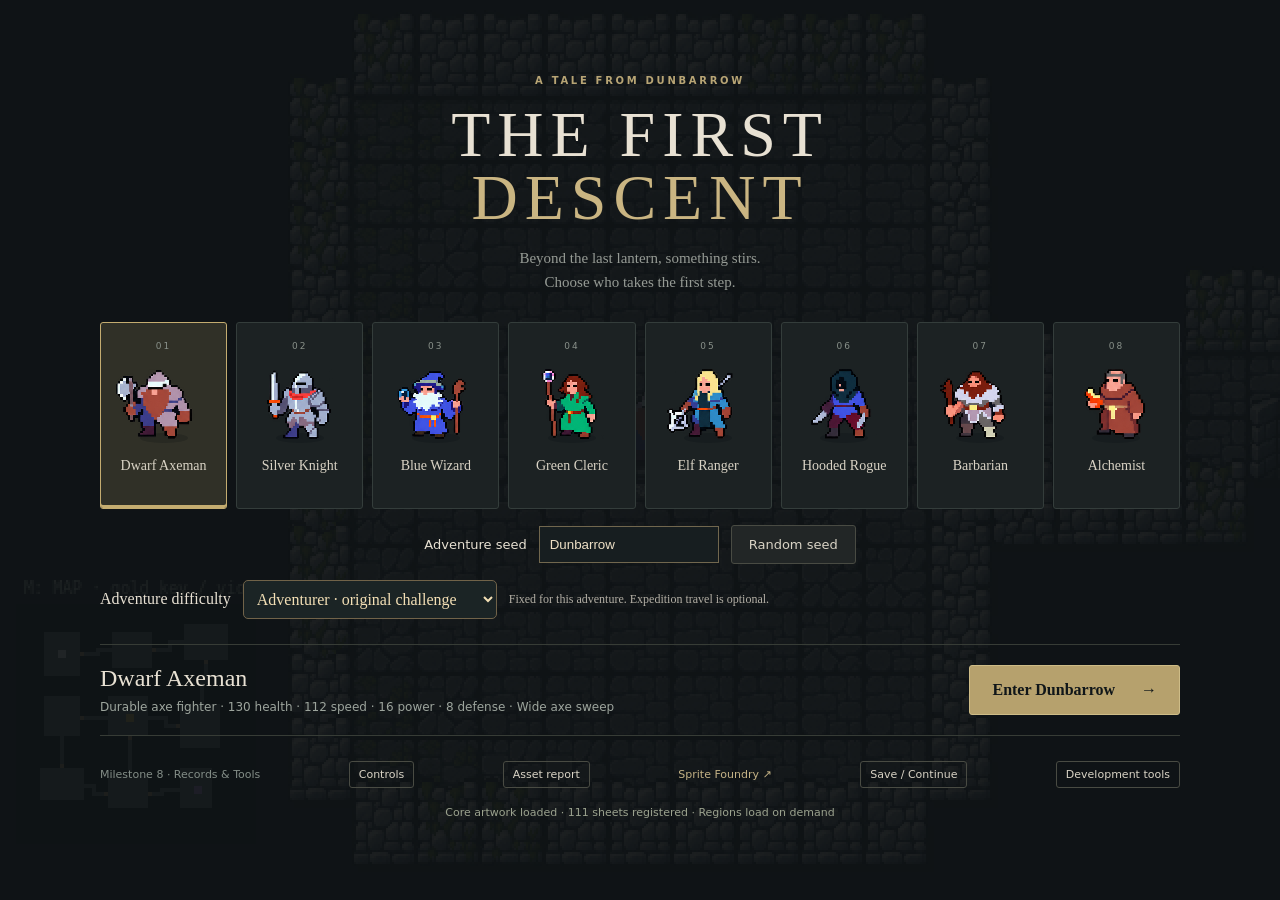
<file: index.html>
<!doctype html>
<html lang="en"><head><meta charset="UTF-8"><meta name="viewport" content="width=device-width,initial-scale=1"><meta name="theme-color" content="#111316"><title>The First Descent</title><link rel="stylesheet" href="style.css?v=8.0.0"></head>
<body>
<canvas id="game" aria-label="Seeded dungeon. Move with WASD or arrow keys." tabindex="0"></canvas>
<div id="hud" hidden><div class="vitals"><span class="eyebrow">THE FIRST DESCENT · THE BLACK STAIR · BUILD 8</span><h2 id="heroName"></h2><div class="health"><span></span></div><div class="statline"><span id="healthText"></span><span id="xpText">LEVEL 1 · 0 XP</span></div><p id="supplies">Gold 0 · Potions 2 · Press 1 to heal</p><div class="xp"><span id="xpFill"></span></div></div><div class="location"><span class="eyebrow">DUNBARROW / THE DESCENT</span><p id="questObjective"></p><p id="combatStatus">Find the key, clear the dungeon, reach the exit.</p><button id="encounter">Interact · E</button><button id="potionButton">Heal · 1</button><button id="inventoryButton">Inventory · I</button><button id="characterButton">Character · C</button><button id="journalButton">Journal · J</button><button id="pauseButton">Pause · Esc</button></div><div class="keybar">WASD / ARROWS <b>Move</b> <span>·</span> MOUSE <b>Aim / Attack</b> <span>·</span> E <b>Interact</b> <span>·</span> M <b>Map</b> <span>·</span> SPACE <b>Dodge</b> <span>·</span> F3 <b>Debug</b> <span>·</span> ESC <b>Pause</b></div></div>
<main id="selection" class="screen"><div class="menu"><header><span class="eyebrow">A TALE FROM DUNBARROW</span><h1>THE FIRST<br><em>DESCENT</em></h1><p class="intro">Beyond the last lantern, something stirs.<br>Choose who takes the first step.</p></header><div id="characters" class="characters" aria-label="Select an adventurer"></div><div class="seed-options"><label for="seed">Adventure seed</label><input id="seed" value="Dunbarrow" maxlength="48"><button id="newSeed">Random seed</button></div><div class="difficulty-options"><label for="difficulty">Adventure difficulty</label><select id="difficulty"><option value="explorer">Explorer · gentler combat</option><option value="adventurer" selected>Adventurer · original challenge</option><option value="veteran">Veteran · stronger squads</option><option value="nightmare">Nightmare · relentless wilderness</option></select><p>Fixed for this adventure. Expedition travel is optional.</p></div><div class="selection-footer"><div><h2 id="chosenName">Loading adventurers…</h2><p id="chosenStats">Preparing the supplied artwork.</p></div><button id="begin" class="primary" disabled>Enter Dunbarrow <span>→</span></button></div><footer><span>Milestone 8 · Records & Tools</span><button id="helpButton">Controls</button><button id="assetsButton">Asset report</button><a href="../index.html">Sprite Foundry ↗</a></footer><p id="loading" role="status">Loading sheets…</p></div></main>
<section id="pause" class="screen" hidden><div class="modal"><span class="eyebrow">A MOMENT OF RESPITE</span><h2>Paused</h2><p>Aim with the mouse, hold left click to attack, and press Space to dodge. Enemy attacks show an amber warning before striking.</p><button id="resume" class="primary">Return to the adventure</button><button id="reset">Reset position</button><button id="change">Choose another adventurer</button><a href="../index.html">Open Sprite Foundry</a></div></section>
<section id="result" class="screen" hidden><div class="modal"><span class="eyebrow">THE DUNGEON CLAIMS ANOTHER</span><h2>You have fallen</h2><p id="resultSummary"></p><button id="retry" class="primary">Try again</button><button id="resultChange">Choose another adventurer</button></div></section><dialog id="info"><button id="closeInfo" class="close">Close ×</button><div id="infoBody"></div></dialog>
<section id="complete" class="screen" hidden><div class="modal"><span class="eyebrow">THE HEART IS QUIET</span><h2>Dunbarrow endures</h2><div id="completeSummary"></div><button id="nextDungeon" class="primary">Begin another adventure</button><button id="completeMenu">Choose adventurer / seed</button></div></section><dialog id="gear"></dialog><dialog id="story"></dialog><div id="debugSpeed" hidden></div><div id="toast" role="status" hidden></div><pre id="debug" hidden></pre><div id="fatal" hidden role="alert"></div>
<script type="module" src="src/main.js?v=8.0.0"></script></body></html>
</file>
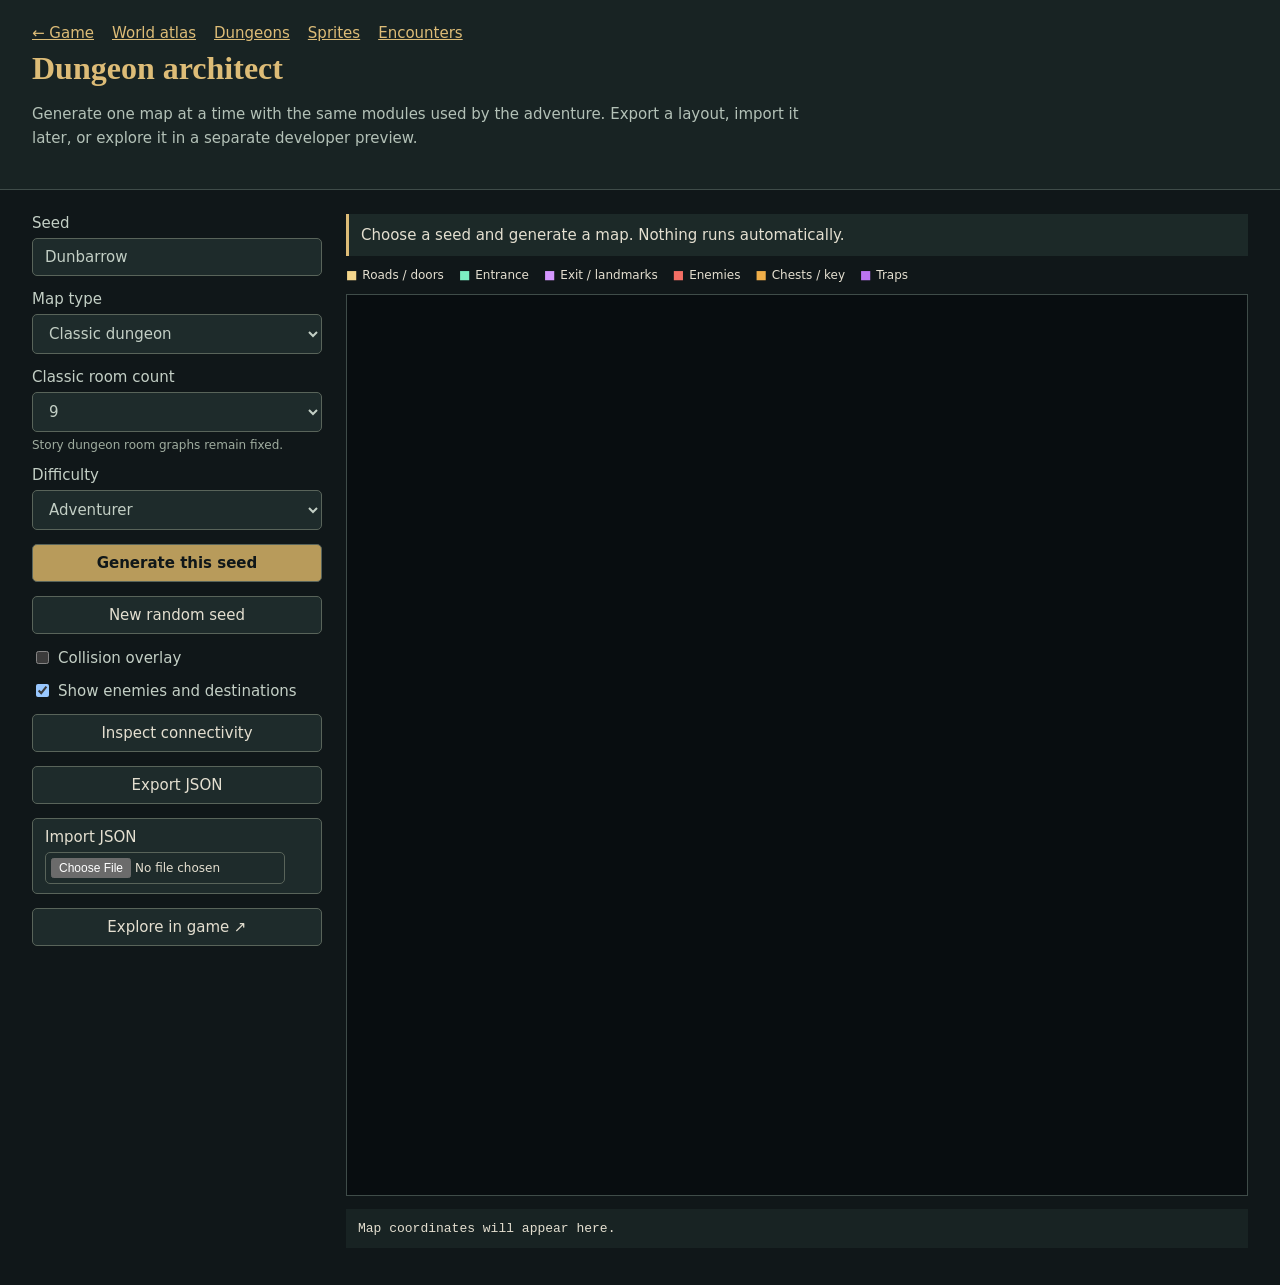
<file: tools/dungeon.html>
<!doctype html>
<html lang="en"><head><meta charset="utf-8"><meta name="viewport" content="width=device-width,initial-scale=1"><title>The First Descent · Tools</title><link rel="stylesheet" href="tools.css?v=8.0.0"></head><body data-tool="dungeon"><p>Loading development tool…</p><script type="module" src="maps.js?v=8.0.0"></script></body></html>
</file>
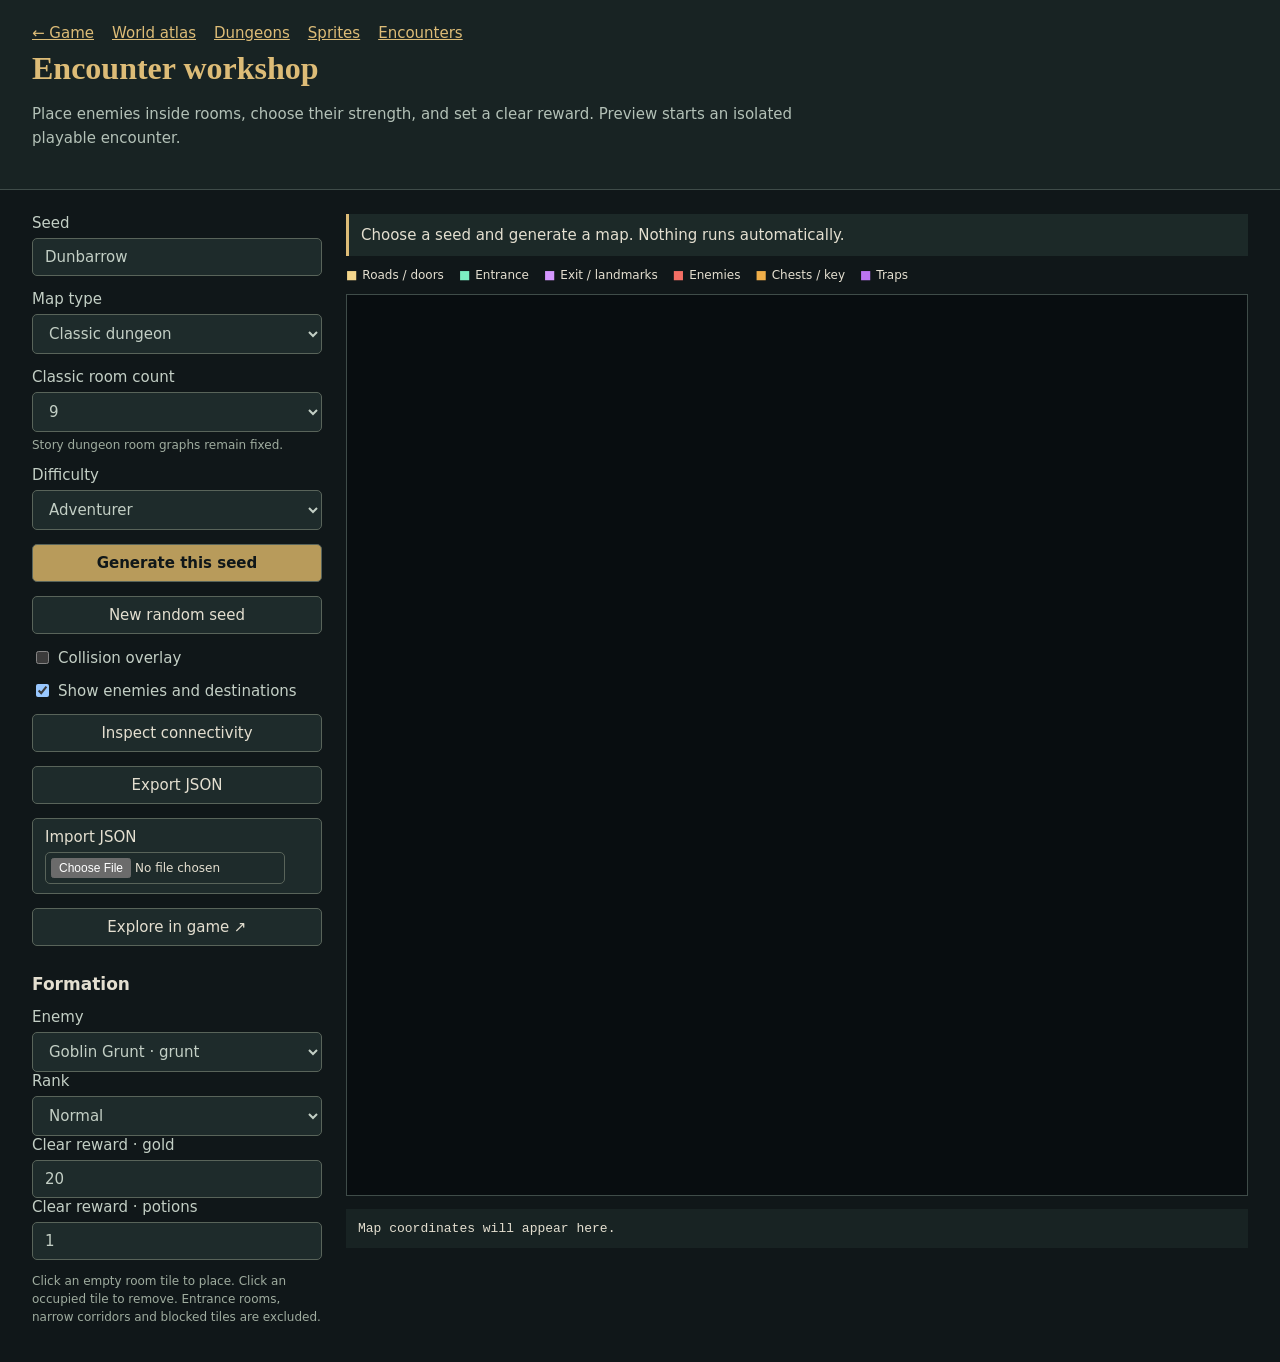
<file: tools/encounters.html>
<!doctype html>
<html lang="en"><head><meta charset="utf-8"><meta name="viewport" content="width=device-width,initial-scale=1"><title>The First Descent · Tools</title><link rel="stylesheet" href="tools.css?v=8.0.0"></head><body data-tool="encounters"><p>Loading development tool…</p><script type="module" src="maps.js?v=8.0.0"></script></body></html>
</file>
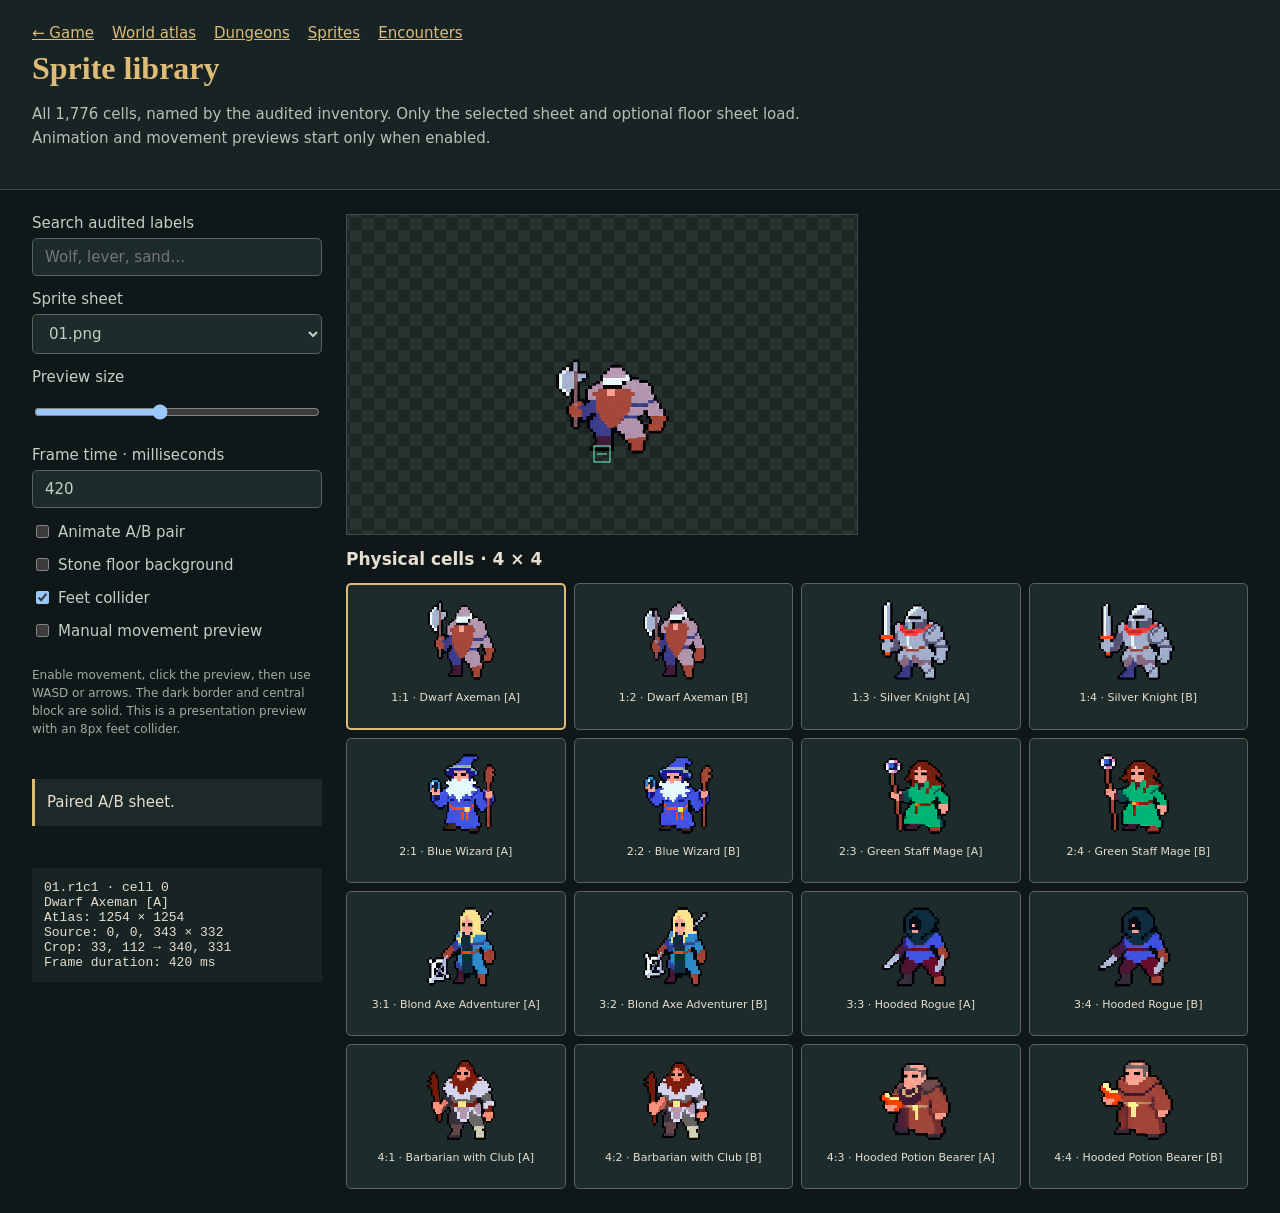
<file: tools/sprites.html>
<!doctype html>
<html lang="en"><head><meta charset="utf-8"><meta name="viewport" content="width=device-width,initial-scale=1"><title>The First Descent · Tools</title><link rel="stylesheet" href="tools.css?v=8.0.0"></head><body data-tool="sprites"><p>Loading development tool…</p><script type="module" src="sprites.js?v=8.0.0"></script></body></html>
</file>
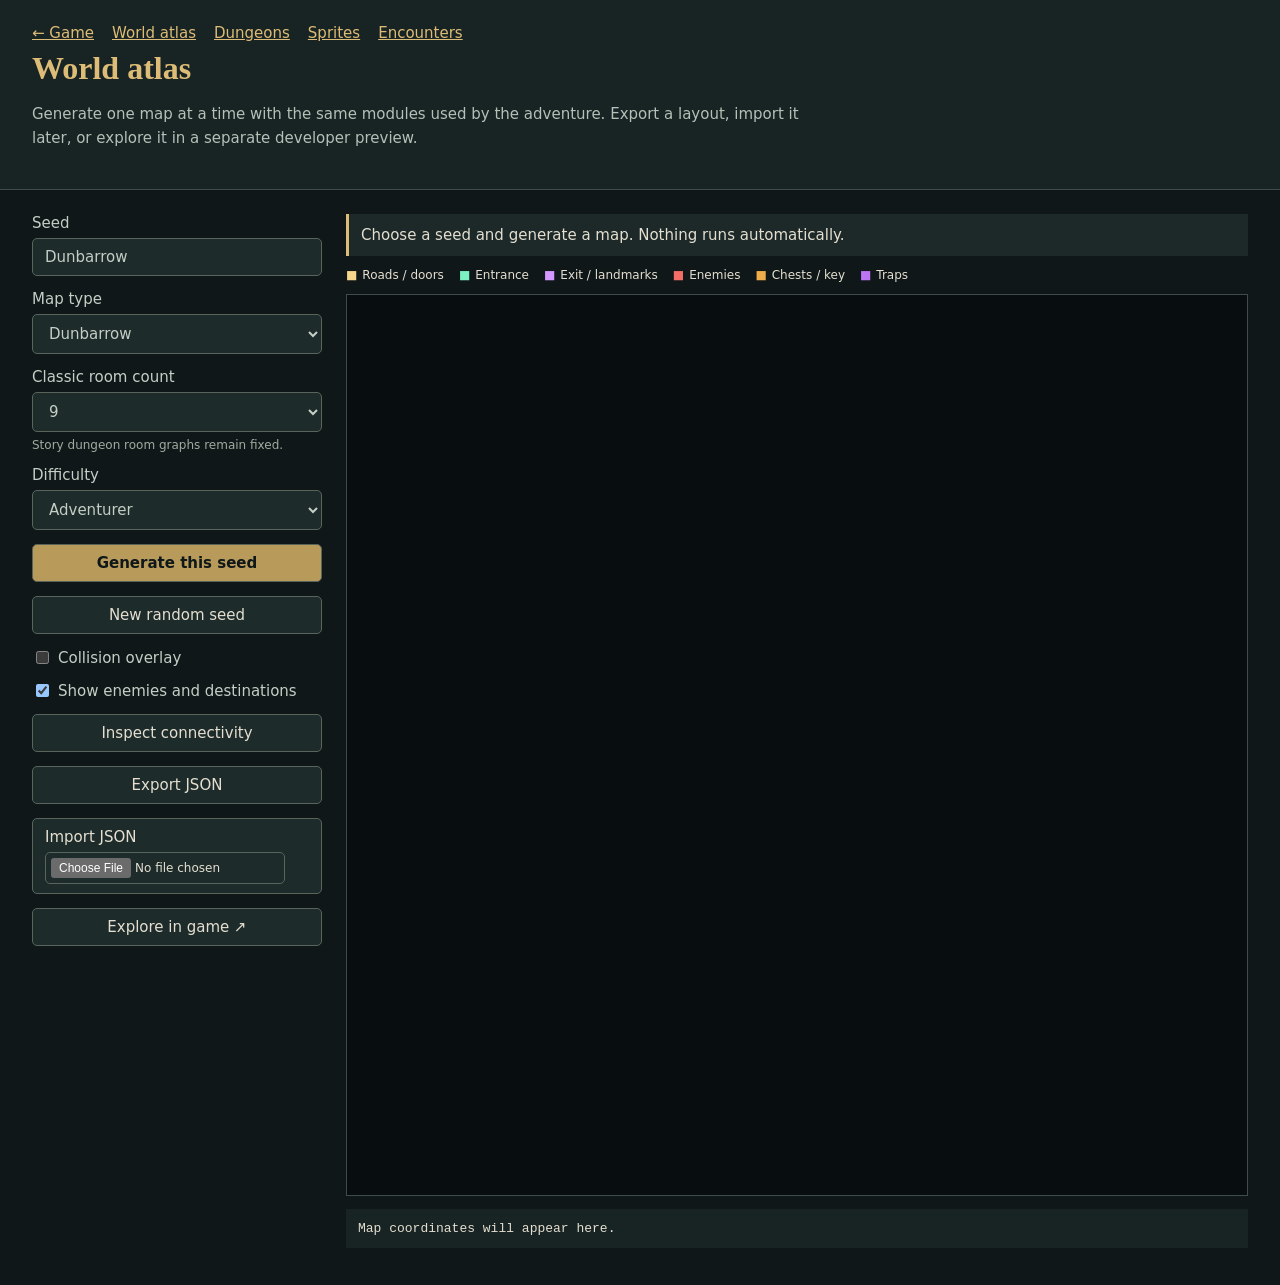
<file: tools/world.html>
<!doctype html>
<html lang="en"><head><meta charset="utf-8"><meta name="viewport" content="width=device-width,initial-scale=1"><title>The First Descent · Tools</title><link rel="stylesheet" href="tools.css?v=8.0.0"></head><body data-tool="world"><p>Loading development tool…</p><script type="module" src="maps.js?v=8.0.0"></script></body></html>
</file>
<file: style.css>
@import url('data:text/css,');
:root{color-scheme:dark;font-family:Georgia,'Times New Roman',serif;color:#e8e1d3;background:#101316}*{box-sizing:border-box}body{margin:0;overflow:hidden}button,a{font:inherit}button{cursor:pointer;color:#d9d3c5;background:#222626;border:1px solid #494b43;border-radius:3px;padding:11px 17px}button:hover,button:focus-visible,a:focus-visible{border-color:#d1b875;outline:2px solid #b6a273;outline-offset:3px}button:disabled{opacity:.4;cursor:wait}a{color:#c5b386;text-decoration:none}canvas{image-rendering:pixelated}#game{position:fixed;width:100%;height:100%;inset:0;outline:none}.screen{position:fixed;inset:0;background:#101416ed;display:flex;align-items:center;justify-content:center;overflow:auto;padding:24px}[hidden]{display:none!important}.menu{width:min(1080px,100%);margin:auto}header{text-align:center}.eyebrow{font:10px/1.5 system-ui,sans-serif;font-weight:700;letter-spacing:2.7px;color:#b8a575}h1{font-weight:400;font-size:clamp(36px,5vw,66px);line-height:.98;letter-spacing:7px;margin:16px 0}h1 em{font-style:normal;color:#cab582}.intro{font-size:15px;line-height:1.55;color:#969b95;margin:18px 0 28px}.characters{display:grid;grid-template-columns:repeat(8,1fr);gap:9px}.character{min-width:0;text-align:center;padding:12px 4px 16px;background:#1c2223;border:1px solid #343d3b;position:relative}.character.selected{border-color:#c4ac70;background:#303027;box-shadow:inset 0 -3px #c4ac70}.character canvas{width:96px;max-width:100%;height:auto;display:block;margin:auto}.character .name{font-size:14px;display:block;min-height:34px;margin-top:9px}.character .number{font:9px system-ui;color:#89918a;letter-spacing:2px}.selection-footer{display:flex;align-items:center;justify-content:space-between;gap:20px;margin:25px 0;padding:20px 0;border-top:1px solid #373c36;border-bottom:1px solid #373c36}h2{font-weight:400;margin:0 0 8px;font-size:24px}.selection-footer p{font:12px system-ui;color:#9da59d;margin:0}.primary{background:#b6a16d;color:#101619;font-weight:bold;border-color:#cebc87;padding:15px 22px}.primary span{margin-left:22px}footer{display:flex;justify-content:space-between;align-items:center;gap:18px;font:11px system-ui;color:#838d87}footer button{font:11px system-ui;padding:6px 9px;background:transparent}#loading{text-align:center;font:11px system-ui;color:#9ba28e;margin-top:18px}.vitals,.location{position:fixed;top:22px;background:#10171bed;border:1px solid #41463c;padding:16px 20px;max-width:40vw}.vitals{left:22px;width:290px}.location{right:22px;text-align:right}.vitals h2{font-size:20px;margin-top:8px}.health{height:7px;background:#3d2425;margin:12px 0 8px}.health span{display:block;width:100%;height:100%;background:#b64e44}.statline{display:flex;justify-content:space-between;font:10px system-ui;color:#bcbba9}.location p{font-size:13px;color:#a8aea4}.location button{font:11px system-ui;padding:7px 12px}.keybar{position:fixed;bottom:18px;left:50%;transform:translateX(-50%);white-space:nowrap;background:#10171bea;border:1px solid #41463c;padding:13px 22px;font:10px system-ui;letter-spacing:1px;color:#b5a36d}.keybar b{font-weight:400;color:#c2c7bb;margin-left:5px}.keybar span{margin:0 15px;color:#57615a}.modal{width:420px;padding:34px;background:#171e20;border:1px solid #786d50}.modal h2{font-size:38px;margin-top:12px}.modal p{color:#a9b0a5;line-height:1.6}.modal button,.modal a{display:block;width:100%;margin-top:12px;text-align:center}.modal a{font-size:13px;margin-top:22px}dialog{width:min(850px,90vw);max-height:85vh;background:#192124;border:1px solid #71674e;color:#d9ded3;padding:28px}dialog::backdrop{background:#000b}.close{float:right}dialog h2{margin:10px 0 22px}dialog p,dialog li{font:14px/1.6 system-ui}table{border-collapse:collapse;width:100%;font:12px system-ui}td,th{padding:8px;border-bottom:1px solid #3b4545;text-align:left}#debug{position:fixed;left:20px;top:165px;background:#071014e8;padding:14px;color:#a7e4be;font:12px/1.6 monospace;pointer-events:none}#fatal{position:fixed;bottom:0;width:100%;background:#662e29;padding:18px;font:14px system-ui}@media(max-width:850px){.characters{grid-template-columns:repeat(4,1fr)}h1{font-size:38px}.intro{margin:12px 0}.character canvas{width:65px}.selection-footer{margin:14px 0;padding:14px 0}footer{flex-wrap:wrap}.location{max-width:45vw}.vitals{max-width:45vw}.screen{padding:16px}}@media(max-height:720px){h1{font-size:36px;margin:10px}.intro{margin:10px}.character canvas{width:70px}.selection-footer{margin:12px 0;padding:12px 0}}
.xp{height:3px;background:#1d353b;margin-top:9px}.xp span{display:block;height:100%;width:0;background:#81becb}#game{cursor:crosshair}.keybar{font-size:9px;padding:11px}#hud{pointer-events:none}#hud button{pointer-events:auto}.location{max-width:46vw}
.gear-stats{display:flex;gap:16px;flex-wrap:wrap;font:14px system-ui}.gear-layout{display:grid;grid-template-columns:1fr 1fr;gap:24px}#itemList{max-height:260px;overflow:auto}.gear-item{display:flex;width:100%;align-items:center;gap:12px;margin-bottom:6px;text-align:left}#slots button,#improvements button{margin:4px}#supplies{font:11px system-ui;color:#c4b886}#toast{position:fixed;bottom:75px;left:50%;transform:translateX(-50%);background:#283529;padding:16px;border:1px solid #b7b478;color:#f0e6b8;pointer-events:none}#gear .muted{color:#939d95}#itemDetails p{margin:8px 0}@media(max-width:650px){.gear-layout{grid-template-columns:1fr}}
#game{cursor:url("assets/aim-cursor.svg") 20 20,crosshair}#toast{z-index:10}#fatal{z-index:20}

.seed-options{display:flex;justify-content:center;align-items:center;gap:12px;margin:16px;font:13px system-ui}.seed-options input{background:#171e20;color:#eee0c6;border:1px solid #71674e;padding:10px;width:180px}
#story{max-width:640px;max-height:80vh;overflow:auto;color:#e9dec7;background:#162024;border:1px solid #977b51;padding:28px}#story button{display:block;margin:10px 0}#questObjective{color:#e9c67d;font-size:12px;max-width:360px}#debugSpeed{position:fixed;bottom:48px;right:18px;background:#432550;color:#ffe5a4;padding:10px;z-index:8;font:12px monospace}

#complete .modal{max-width:740px;max-height:90vh;overflow:auto;text-align:left}#completeSummary p{line-height:1.65}#completeSummary h2{color:#edcf91}.run-summary{display:grid;grid-template-columns:1fr 1fr;gap:8px 24px;padding:18px 0;border-top:1px solid #65583f}.run-summary dt{color:#b9b6ac}.run-summary dd{margin:0;color:#efdab0;overflow-wrap:anywhere}

.difficulty-options{margin:12px 0 18px;display:flex;gap:12px;align-items:center;flex-wrap:wrap}.difficulty-options select{background:#1b2425;color:#f3dfb5;border:1px solid #716349;border-radius:5px;padding:9px;font:inherit}.difficulty-options p{font-size:12px;opacity:.75;margin:0}#story p{line-height:1.65}#story button{margin:6px 8px 6px 0}

#saveDialog,#developerDialog{max-width:660px;max-height:85vh;overflow:auto;color:#eadfc5;background:#162024;border:1px solid #977b51;padding:28px}#saveDialog p,#developerDialog p{line-height:1.6}.save-actions{display:flex;gap:10px;flex-wrap:wrap;margin:20px 0}.save-actions a{padding:12px;color:#edc978}#developerDialog label{display:block;margin:12px 0}.file-button{display:block;padding:10px;border:1px solid #716349}.file-button input{display:block;margin-top:8px;max-width:260px}#saveStatus{color:#e8c885}#saveDialog::backdrop,#developerDialog::backdrop{background:#0009}
</file>
<file: tools/tools.css>
:root{color-scheme:dark;font:15px system-ui;background:#101719;color:#e4dfd0;--gold:#ddbc77;--line:#3f4c49}*{box-sizing:border-box}body{margin:0}header{padding:24px 32px;border-bottom:1px solid var(--line);background:#182323}header p{max-width:780px;color:#b3c1b7;line-height:1.6}h1{font-family:Georgia,serif;font-size:32px;margin:8px 0;color:var(--gold)}h2{font-size:17px}nav{display:flex;gap:18px;flex-wrap:wrap}a{color:var(--gold)}main{display:grid;grid-template-columns:290px minmax(0,1fr);gap:24px;padding:24px 32px}aside{display:flex;flex-direction:column;gap:14px}label{display:flex;flex-direction:column;gap:6px;color:#c3cfc5}label.check{flex-direction:row;align-items:center}input,select,button,.file{font:inherit;color:inherit;background:#1e2b2b;border:1px solid #59645a;border-radius:5px;padding:9px 12px}button,.file{cursor:pointer}button:hover,a:hover{color:#ffe4a2;border-color:var(--gold)}button:disabled{opacity:.45;cursor:default}button.primary{background:#b89b5b;color:#101719;font-weight:700}.row{display:flex;gap:8px;flex-wrap:wrap}.file input{max-width:240px;padding:5px;font-size:12px}p{line-height:1.5}#status{padding:12px;background:#1c2928;border-left:3px solid var(--gold);white-space:pre-wrap;overflow-wrap:anywhere}canvas{image-rendering:pixelated}#map{display:block;width:100%;max-width:1000px;height:auto;border:1px solid var(--line);background:#080d10;touch-action:none;cursor:crosshair}small,.muted{color:#9fac9f;font-size:12px}#detail{white-space:pre-wrap;font:13px monospace;padding:12px;background:#182323}#roster{max-height:280px;overflow:auto}#roster button{display:block;width:100%;text-align:left;margin:5px 0;font-size:12px}.legend{display:flex;gap:15px;flex-wrap:wrap;padding:12px 0;font-size:12px}.legend span::before{content:'■';color:var(--swatch);padding-right:5px}.sprite-grid{display:grid;grid-template-columns:repeat(4,minmax(0,1fr));gap:8px}.sprite-grid button{padding:7px;font-size:11px}.sprite-grid button.selected{border:2px solid var(--gold)}.sprite-grid canvas{width:100%;max-width:96px}.sprite-grid span{display:block;min-height:30px}#preview{display:block;width:min(100%,512px);height:auto;border:1px solid var(--line);background:repeating-conic-gradient(#273330 0% 25%,#1d2624 0% 50%) 50%/24px 24px;outline:none}#preview:focus{border-color:var(--gold)}@media(max-width:800px){main{grid-template-columns:1fr;padding:16px}aside{display:grid;grid-template-columns:repeat(2,minmax(0,1fr))}header{padding:16px}.sprite-grid{grid-template-columns:repeat(4,1fr)}}
</file>
